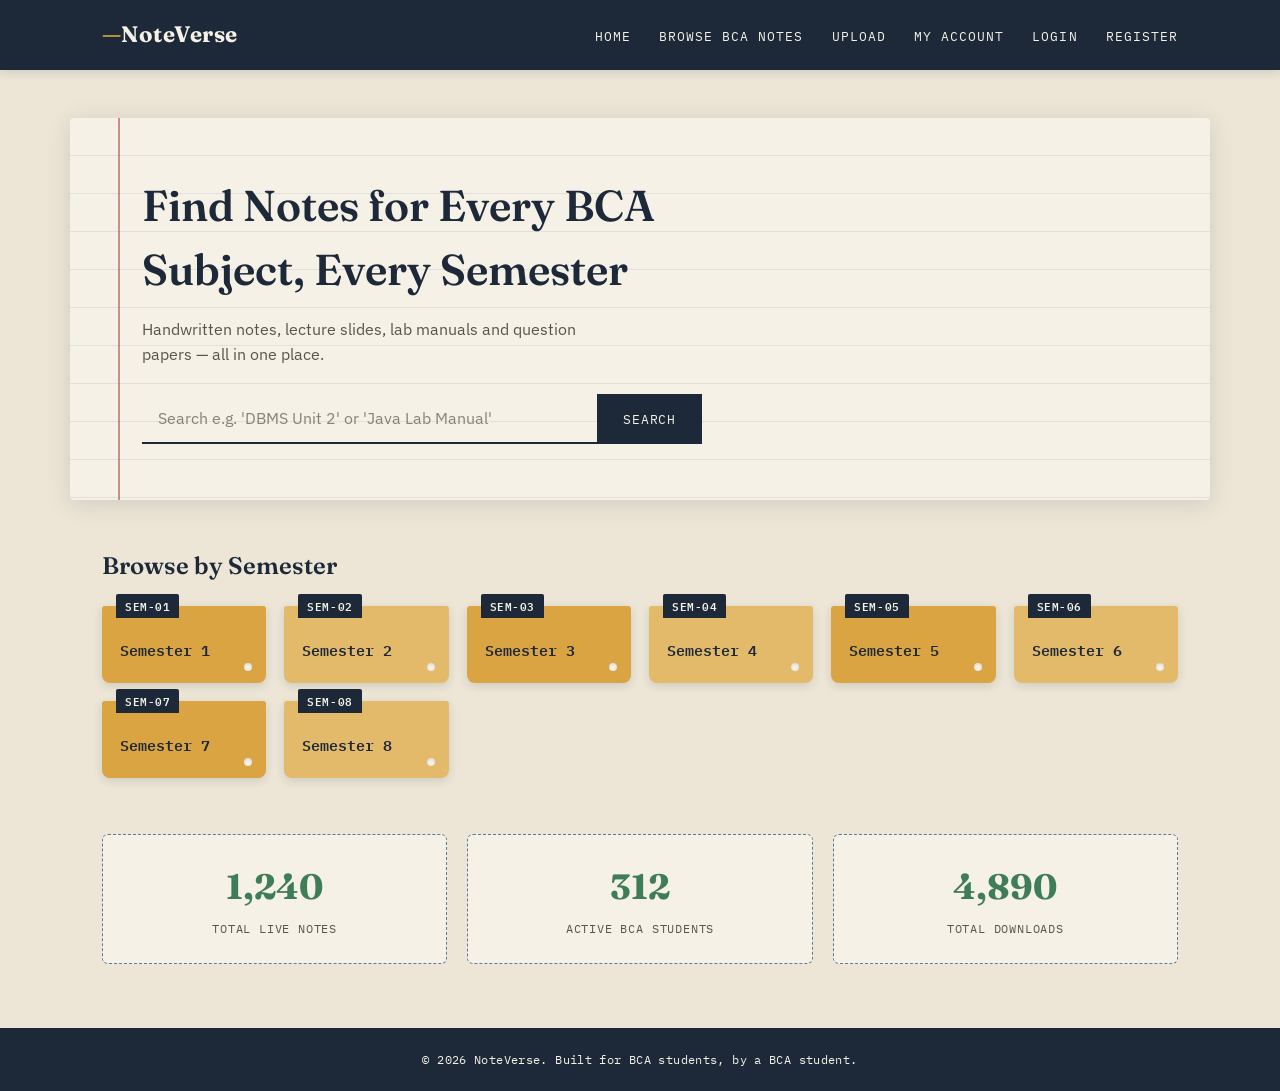
<file: index.html>
<!DOCTYPE html>
<html lang="en">
<head>
    <meta charset="UTF-8">
    <meta name="viewport" content="width=device-width, initial-scale=1.0">
    <title>NoteVerse | Digital Student Notes & Resource Sharing System</title>
    <link rel="preconnect" href="https://fonts.googleapis.com">
    <link href="https://fonts.googleapis.com/css2?family=Fraunces:opsz,wght@9..144,400;9..144,600;9..144,700&family=IBM+Plex+Sans:wght@400;500;600&family=IBM+Plex+Mono:wght@500;600&display=swap" rel="stylesheet">
    <link rel="stylesheet" href="style.css">
</head>
<body>

    <!-- ===================== HEADER / NAVIGATION ===================== -->
    <header>
        <nav>
            <div class="logo">
                <a href="index.html">NoteVerse</a>
            </div>

            <ul class="nav-links">
                <li><a href="index.html">Home</a></li>
                <li><a href="notes-explorer.html">Browse BCA Notes</a></li>
                <li><a href="upload.html">Upload</a></li>
                <li><a href="my-account.html">My Account</a></li>
                <li><a href="login.html">Login</a></li>
                <li><a href="register.html">Register</a></li>
            </ul>
        </nav>
    </header>

    <main>

        <!-- ===================== HERO / SEARCH SECTION ===================== -->
        <section class="hero">
            <h1>Find Notes for Every BCA Subject, Every Semester</h1>
            <p>Handwritten notes, lecture slides, lab manuals and question papers — all in one place.</p>

            <form class="search-form" action="notes-explorer.html" method="get">
                <input
                    type="text"
                    name="query"
                    placeholder="Search e.g. 'DBMS Unit 2' or 'Java Lab Manual'"
                    required
                >
                <button type="submit">Search</button>
            </form>
        </section>

        <!-- ===================== SEMESTER QUICK GRID ===================== -->
        <section class="semester-grid">
            <h2>Browse by Semester</h2>

            <div class="grid-container">
                <a href="notes-explorer.html?semester=1" class="semester-tile" data-code="SEM-01">Semester 1</a>
                <a href="notes-explorer.html?semester=2" class="semester-tile" data-code="SEM-02">Semester 2</a>
                <a href="notes-explorer.html?semester=3" class="semester-tile" data-code="SEM-03">Semester 3</a>
                <a href="notes-explorer.html?semester=4" class="semester-tile" data-code="SEM-04">Semester 4</a>
                <a href="notes-explorer.html?semester=5" class="semester-tile" data-code="SEM-05">Semester 5</a>
                <a href="notes-explorer.html?semester=6" class="semester-tile" data-code="SEM-06">Semester 6</a>
                <a href="notes-explorer.html?semester=7" class="semester-tile" data-code="SEM-07">Semester 7</a>
                <a href="notes-explorer.html?semester=8" class="semester-tile" data-code="SEM-08">Semester 8</a>
            </div>
        </section>

        <!-- ===================== PLATFORM METRICS ===================== -->
        <section class="metrics">
            <div class="metric-card">
                <span class="metric-number" id="totalNotes">--</span>
                <span class="metric-label">Total Live Notes</span>
            </div>

            <div class="metric-card">
                <span class="metric-number" id="totalStudents">--</span>
                <span class="metric-label">Active BCA Students</span>
            </div>

            <div class="metric-card">
                <span class="metric-number" id="totalDownloads">--</span>
                <span class="metric-label">Total Downloads</span>
            </div>
        </section>

    </main>

    <!-- ===================== FOOTER ===================== -->
    <footer>
        <p>&copy; 2026 NoteVerse. Built for BCA students, by a BCA student.</p>
    </footer>
    <!--
        Phase 3 JS: animated metric counters. Sample numbers for now —
        once MySQL is connected (PHP), these will come from real
        COUNT(*) queries on notes / users / downloads tables instead
        of the hardcoded targets below.
    -->
    <script>
        function animateCount(id, target, duration = 1200) {
            const el = document.getElementById(id);
            const start = performance.now();

            function tick(now) {
                const progress = Math.min((now - start) / duration, 1);
                const eased = 1 - Math.pow(1 - progress, 3);
                el.textContent = Math.floor(eased * target).toLocaleString();
                if (progress < 1) requestAnimationFrame(tick);
                else el.textContent = target.toLocaleString();
            }
            requestAnimationFrame(tick);
        }

        animateCount('totalNotes', 1240);
        animateCount('totalStudents', 312);
        animateCount('totalDownloads', 4890);
    </script>

</body>
</html>
</file>
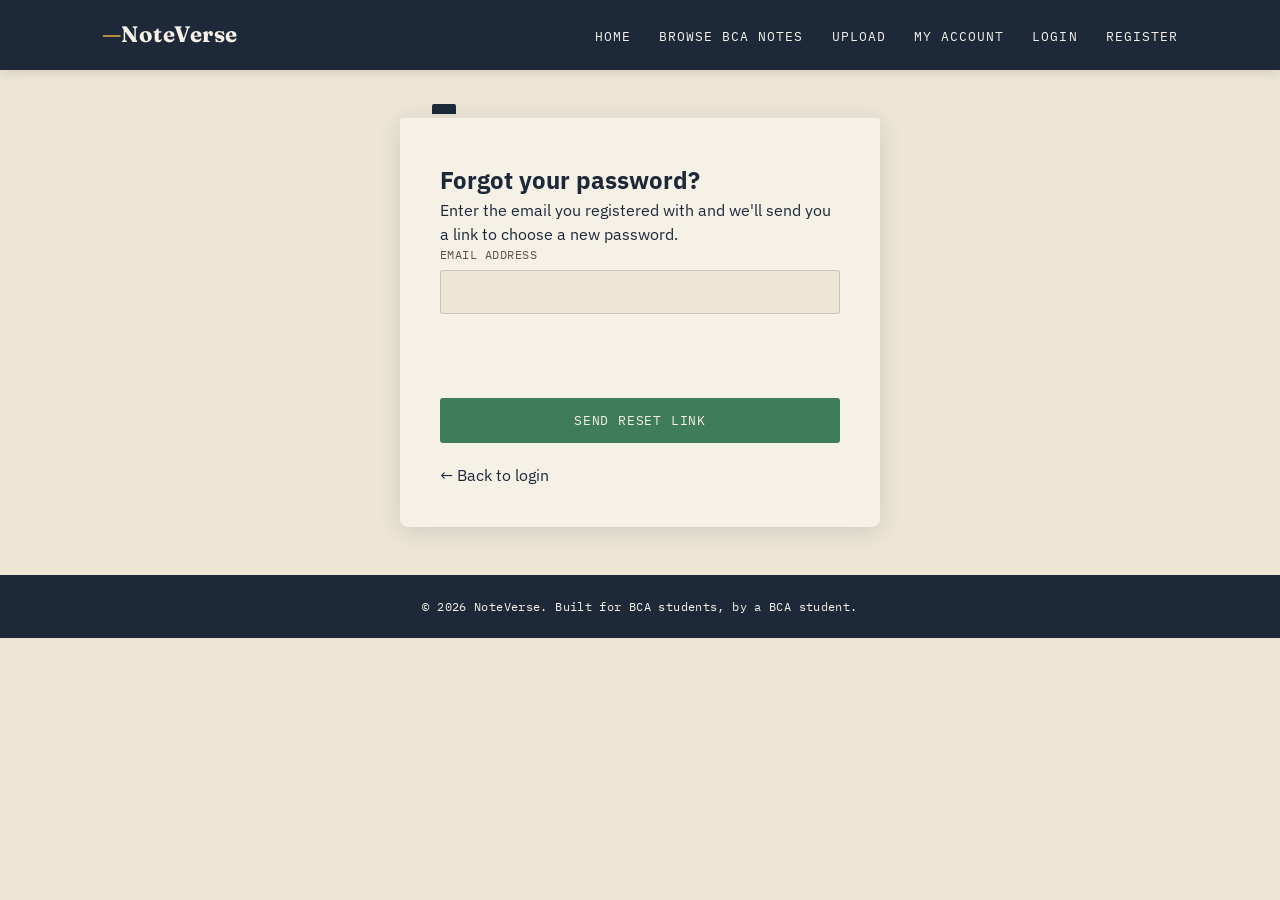
<file: forgot-password.html>
<!DOCTYPE html>
<html lang="en">
<head>
    <meta charset="UTF-8">
    <meta name="viewport" content="width=device-width, initial-scale=1.0">
    <title>Forgot Password | NoteVerse</title>
    <link rel="preconnect" href="https://fonts.googleapis.com">
    <link href="https://fonts.googleapis.com/css2?family=Fraunces:opsz,wght@9..144,400;9..144,600;9..144,700&family=IBM+Plex+Sans:wght@400;500;600&family=IBM+Plex+Mono:wght@500;600&display=swap" rel="stylesheet">
    <link rel="stylesheet" href="style.css">
</head>
<body>

    <!-- ===================== HEADER / NAVIGATION ===================== -->
    <header>
        <nav>
            <div class="logo">
                <a href="index.html">NoteVerse</a>
            </div>

            <ul class="nav-links">
                <li><a href="index.html">Home</a></li>
                <li><a href="notes-explorer.html">Browse BCA Notes</a></li>
                <li><a href="upload.html">Upload</a></li>
                <li><a href="my-account.html">My Account</a></li>
                <li><a href="login.html">Login</a></li>
                <li><a href="register.html">Register</a></li>
            </ul>
        </nav>
    </header>

    <main>
        <div class="auth-card" style="max-width: 480px; margin: 3rem auto;">
            <h2>Forgot your password?</h2>
            <p>Enter the email you registered with and we'll send you a link to choose a new password.</p>

            <form id="forgotForm" novalidate>
                <div class="field-group">
                    <label for="email">Email Address</label>
                    <input type="email" id="email" name="email" autocomplete="email" required>
                    <span class="field-error" id="emailError"></span>
                </div>

                <p class="form-status" id="formStatus"></p>

                <button type="submit" class="auth-submit" id="submitBtn">Send Reset Link</button>
            </form>

            <p style="margin-top: 1.25rem;"><a href="login.html">&larr; Back to login</a></p>
        </div>
    </main>

    <!-- ===================== FOOTER ===================== -->
    <footer>
        <p>&copy; 2026 NoteVerse. Built for BCA students, by a BCA student.</p>
    </footer>

    <script>
        const form = document.getElementById('forgotForm');
        const emailInput = document.getElementById('email');
        const emailError = document.getElementById('emailError');
        const statusEl = document.getElementById('formStatus');
        const submitBtn = document.getElementById('submitBtn');

        const RESEND_SECONDS = 60; // matches the server-side one-request-per-minute limit

        function setStatus(message, ok) {
            statusEl.textContent = message;
            statusEl.className = 'form-status ' + (ok ? 'form-status-success' : 'form-status-error');
        }

        function startCooldown() {
            let remaining = RESEND_SECONDS;
            submitBtn.disabled = true;
            const timer = setInterval(() => {
                remaining--;
                if (remaining <= 0) {
                    clearInterval(timer);
                    submitBtn.disabled = false;
                    submitBtn.textContent = 'Send Reset Link';
                } else {
                    submitBtn.textContent = `Resend available in ${remaining}s`;
                }
            }, 1000);
            submitBtn.textContent = `Resend available in ${remaining}s`;
        }

        form.addEventListener('submit', async (e) => {
            e.preventDefault();
            emailError.textContent = '';
            statusEl.textContent = '';
            statusEl.className = 'form-status';

            const email = emailInput.value.trim();
            const emailPattern = /^[^\s@]+@[^\s@]+\.[^\s@]+$/;
            if (!emailPattern.test(email)) {
                emailError.textContent = 'Enter a valid email address.';
                return;
            }

            submitBtn.disabled = true;
            submitBtn.textContent = 'Sending…';

            try {
                const response = await fetch('forgot-password', {
                    method: 'POST',
                    headers: { 'Content-Type': 'application/json' },
                    body: JSON.stringify({ email })
                });

                let result;
                try {
                    result = await response.json();
                } catch {
                    result = { success: false, message: 'Something went wrong. Please try again.' };
                }

                if (response.ok && result.success) {
                    setStatus(result.message, true);
                    startCooldown();
                } else {
                    setStatus(result.message || 'Something went wrong. Please try again.', false);
                    submitBtn.disabled = false;
                    submitBtn.textContent = 'Send Reset Link';
                }
            } catch (err) {
                setStatus('Could not reach the server. Please try again in a moment.', false);
                submitBtn.disabled = false;
                submitBtn.textContent = 'Send Reset Link';
            }
        });
    </script>

</body>
</html>
</file>
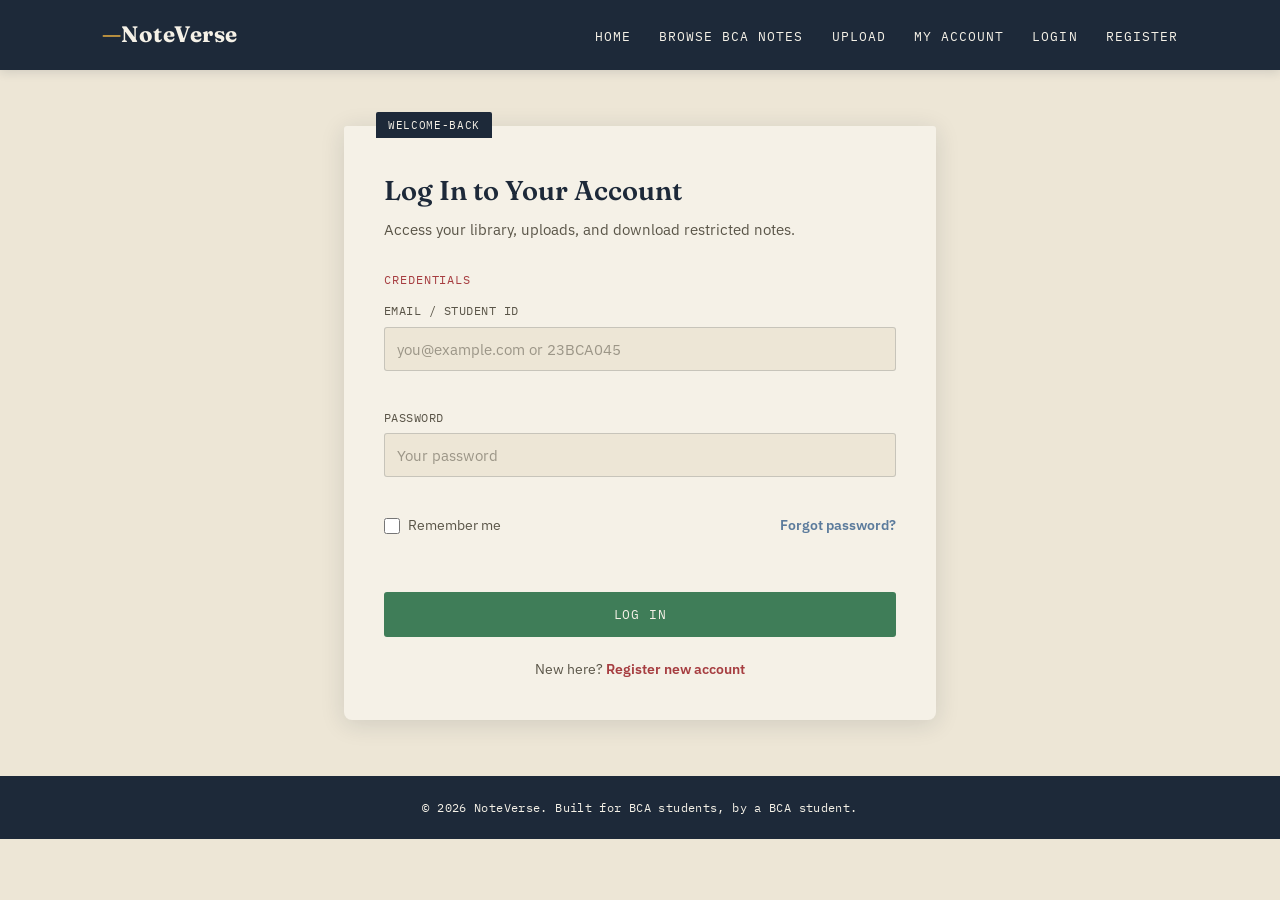
<file: login.html>
<!DOCTYPE html>
<html lang="en">
<head>
    <meta charset="UTF-8">
    <meta name="viewport" content="width=device-width, initial-scale=1.0">
    <title>Login | NoteVerse</title>
    <link rel="preconnect" href="https://fonts.googleapis.com">
    <link href="https://fonts.googleapis.com/css2?family=Fraunces:opsz,wght@9..144,400;9..144,600;9..144,700&family=IBM+Plex+Sans:wght@400;500;600&family=IBM+Plex+Mono:wght@500;600&display=swap" rel="stylesheet">
    <link rel="stylesheet" href="style.css">
</head>
<body>

    <!-- ===================== HEADER / NAVIGATION ===================== -->
    <header>
        <nav>
            <div class="logo">
                <a href="index.html">NoteVerse</a>
            </div>

            <ul class="nav-links">
                <li><a href="index.html">Home</a></li>
                <li><a href="notes-explorer.html">Browse BCA Notes</a></li>
                <li><a href="upload.html">Upload</a></li>
                <li><a href="my-account.html">My Account</a></li>
                <li><a href="login.html">Login</a></li>
                <li><a href="register.html">Register</a></li>
            </ul>
        </nav>
    </header>

    <main>
        <section class="auth-section">
            <div class="auth-card" data-code="WELCOME-BACK">

                <h1>Log In to Your Account</h1>
                <p class="auth-subtitle">Access your library, uploads, and download restricted notes.</p>

                <form action="#" method="post" class="auth-form" id="loginForm" novalidate>

                    <fieldset>
                        <legend>Credentials</legend>

                        <div class="field-group">
                            <label for="identifier">Email / Student ID</label>
                            <input type="text" id="identifier" name="identifier" placeholder="you@example.com or 23BCA045" required>
                            <span class="field-error" id="identifierError"></span>
                        </div>

                        <div class="field-group">
                            <label for="password">Password</label>
                            <input type="password" id="password" name="password" placeholder="Your password" required>
                            <span class="field-error" id="passwordError"></span>
                        </div>

                        <div class="field-inline">
                            <label class="checkbox-label">
                                <input type="checkbox" id="rememberMe" name="rememberMe">
                                <span>Remember me</span>
                            </label>

                            <a href="forgot-password.html" class="inline-link">Forgot password?</a>
                        </div>
                    </fieldset>

                    <p class="form-status" id="loginStatus"></p>

                    <button type="submit" class="auth-submit">Log In</button>
                </form>

                <p class="auth-footer-link">
                    New here? <a href="register.html">Register new account</a>
                </p>

            </div>
        </section>
    </main>

    <!-- ===================== FOOTER ===================== -->
    <footer>
        <p>&copy; 2026 NoteVerse. Built for BCA students, by a BCA student.</p>
    </footer>
    <!--
        Phase 3 JS: basic required-field validation. Real authentication
        (checking the password hash against the users table, starting a
        session) happens in PHP once the backend is connected — this is
        just catching empty submissions before they'd hit the server.
    -->
    <script>
    const form = document.getElementById('loginForm');
    const status = document.getElementById('loginStatus');
    const submitBtn = form.querySelector('.auth-submit');

    function setError(fieldId, message) {
        document.getElementById(fieldId + 'Error').textContent = message;
    }

    form.addEventListener('submit', async (e) => {
        e.preventDefault();
        document.querySelectorAll('.field-error').forEach(el => el.textContent = '');
        status.textContent = '';
        status.className = 'form-status';

        const identifier = document.getElementById('identifier').value.trim();
        const password = document.getElementById('password').value;
        const rememberMe = document.getElementById('rememberMe').checked;
        let valid = true;

        if (!identifier) {
            setError('identifier', 'Enter your email or student ID.');
            valid = false;
        }

        if (!password) {
            setError('password', 'Enter your password.');
            valid = false;
        }

        if (!valid) return;

        submitBtn.disabled = true;
        submitBtn.textContent = 'Logging in…';

        try {
            const response = await fetch('login', {
                method: 'POST',
                headers: { 'Content-Type': 'application/json' },
                body: JSON.stringify({ identifier, password, rememberMe })
            });

            let result;
            try {
                result = await response.json();
            } catch {
                result = { success: response.ok, message: response.ok ? 'Logged in.' : 'Something went wrong.' };
            }

            if (response.ok && result.success) {
                status.textContent = result.message || 'Login successful! Redirecting…';
                status.className = 'form-status form-status-success';
                setTimeout(() => {
                    window.location.href = 'my-account.html';
                }, 800);
            } else {
                status.textContent = result.message || 'Login failed. Please check your details and try again.';
                status.className = 'form-status form-status-error';
            }
        } catch (err) {
            status.textContent = 'Could not reach the server. Please try again in a moment.';
            status.className = 'form-status form-status-error';
        } finally {
            submitBtn.disabled = false;
            submitBtn.textContent = 'Log In';
        }
    });
</script>


</body>
</html>
</file>
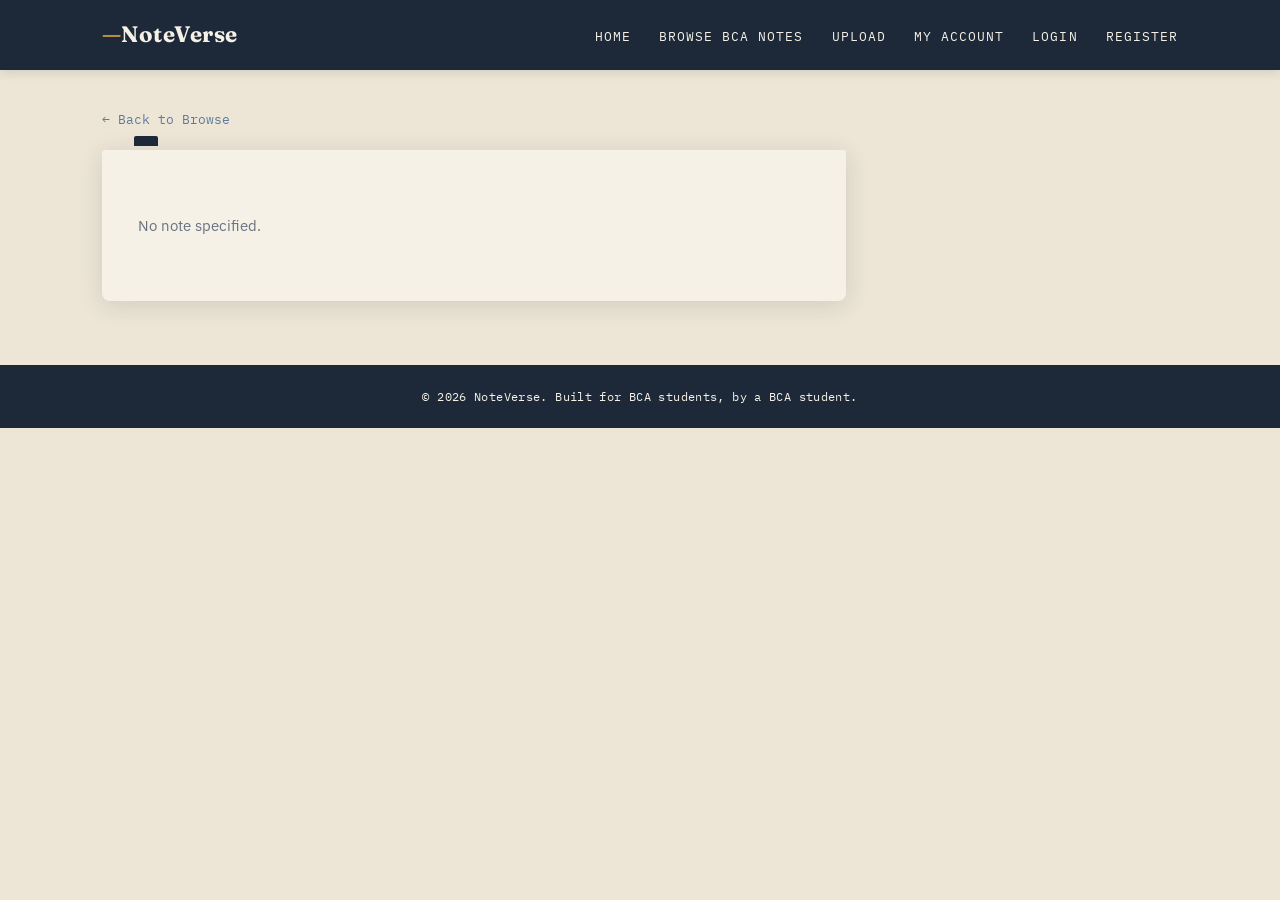
<file: note-detail.html>
<!DOCTYPE html>
<html lang="en">
<head>
    <meta charset="UTF-8">
    <meta name="viewport" content="width=device-width, initial-scale=1.0">
    <title>Note Details | NoteVerse</title>
    <link rel="preconnect" href="https://fonts.googleapis.com">
    <link href="https://fonts.googleapis.com/css2?family=Fraunces:opsz,wght@9..144,400;9..144,600;9..144,700&family=IBM+Plex+Sans:wght@400;500;600&family=IBM+Plex+Mono:wght@500;600&display=swap" rel="stylesheet">
    <link rel="stylesheet" href="style.css">
</head>
<body>

    <!-- ===================== HEADER / NAVIGATION ===================== -->
    <header>
        <nav>
            <div class="logo">
                <a href="index.html">NoteVerse</a>
            </div>

            <ul class="nav-links">
                <li><a href="index.html">Home</a></li>
                <li><a href="notes-explorer.html">Browse BCA Notes</a></li>
                <li><a href="upload.html">Upload</a></li>
                <li><a href="my-account.html">My Account</a></li>
                <li><a href="login.html">Login</a></li>
                <li><a href="register.html">Register</a></li>
            </ul>
        </nav>
    </header>

    <main>
        <div class="detail-wrapper">

            <a href="notes-explorer.html" class="back-link">&larr; Back to Browse</a>

            <div class="detail-layout">

                <!-- ===================== MAIN DETAIL CARD ===================== -->
                <article class="detail-card" id="detailCard">
                    <p class="explorer-status" id="loadingStatus">Loading note…</p>
                </article>

            </div>
        </div>
    </main>

    <!-- ===================== FOOTER ===================== -->
    <footer>
        <p>&copy; 2026 NoteVerse. Built for BCA students, by a BCA student.</p>
    </footer>

    <script>
        const TYPE_LABELS = {
            NOTES: 'Notes',
            SLIDES: 'Slides',
            QUESTION_PAPER: 'Question Paper',
            LAB_MANUAL: 'Lab Manual'
        };

        function escapeHtml(value) {
            return String(value ?? '')
                .replace(/&/g, '&amp;')
                .replace(/</g, '&lt;')
                .replace(/>/g, '&gt;')
                .replace(/"/g, '&quot;');
        }

        function formatUploadDate(isoDate) {
            if (!isoDate) return 'Recently uploaded';
            const date = new Date(isoDate);
            if (Number.isNaN(date.getTime())) return 'Recently uploaded';
            return date.toLocaleDateString('en-IN', {
                day: 'numeric', month: 'short', year: 'numeric'
            });
        }

        async function loadNote() {
            const params = new URLSearchParams(window.location.search);
            const noteId = params.get('id');
            const card = document.getElementById('detailCard');

            if (!noteId) {
                card.innerHTML = '<p class="explorer-status">No note specified.</p>';
                return;
            }

            try {
                const response = await fetch(`note-detail?id=${encodeURIComponent(noteId)}`);
                if (!response.ok) {
                    card.innerHTML = '<p class="explorer-status">This note could not be found, or is no longer available.</p>';
                    return;
                }
                const note = await response.json();
                renderNote(note);
            } catch (err) {
                card.innerHTML = '<p class="explorer-status">Could not load this note. Please try again.</p>';
            }
        }

        function renderNote(note) {
            const card = document.getElementById('detailCard');
            const typeLabel = TYPE_LABELS[note.noteType] || note.noteType;
            const downloadUrl = `download?id=${note.noteId}`;

            card.innerHTML = `
                <div class="resource-card-top">
                    <span class="resource-type-tag">${escapeHtml(typeLabel)}</span>
                    <span class="resource-code">${escapeHtml(note.subjectName)} &bull; Semester ${note.semester}</span>
                </div>

                <h1>${escapeHtml(note.title)}</h1>

                <div class="resource-meta detail-meta">
                    <span>Uploaded by ${escapeHtml(note.uploaderName)}</span>
                    <span>&bull;</span>
                    <span>${escapeHtml(formatUploadDate(note.uploadDate))}</span>
                    <span>&bull;</span>
                    <span>${note.downloadCount} download${note.downloadCount === 1 ? '' : 's'}</span>
                </div>

                <div class="detail-actions">
                    <a href="${downloadUrl}" class="btn-download">Download PDF</a>
                    <button type="button" class="btn-bookmark" data-note-id="${note.noteId}" aria-label="Bookmark this note">&#9825;</button>
                </div>

                <hr class="detail-divider">

                <section class="detail-description">
                    <h2>Description</h2>
                    <p>${escapeHtml(note.description) || 'No description provided.'}</p>
                </section>
            `;

            wireBookmarkButton();
        }

        function wireBookmarkButton() {
            const btn = document.querySelector('.btn-bookmark');
            if (!btn) return;

            // Check current bookmark state
            fetch('bookmarks').then(async (res) => {
                if (!res.ok) return; // not logged in
                const bookmarked = await res.json();
                const noteId = Number(btn.dataset.noteId);
                if (bookmarked.some(n => n.noteId === noteId)) {
                    btn.classList.add('bookmarked');
                    btn.innerHTML = '&#9829;';
                }
            }).catch(() => {});

            btn.addEventListener('click', async () => {
                btn.disabled = true;
                try {
                    const response = await fetch('bookmarks', {
                        method: 'POST',
                        headers: { 'Content-Type': 'application/json' },
                        body: JSON.stringify({ noteId: Number(btn.dataset.noteId) })
                    });
                    if (response.status === 401) {
                        window.location.href = 'login.html';
                        return;
                    }
                    const result = await response.json();
                    if (result.success) {
                        btn.classList.toggle('bookmarked', result.bookmarked);
                        btn.innerHTML = result.bookmarked ? '&#9829;' : '&#9825;';
                    }
                } catch (err) {
                    // leave as-is
                } finally {
                    btn.disabled = false;
                }
            });
        }

        loadNote();
    </script>

</body>
</html>
</file>
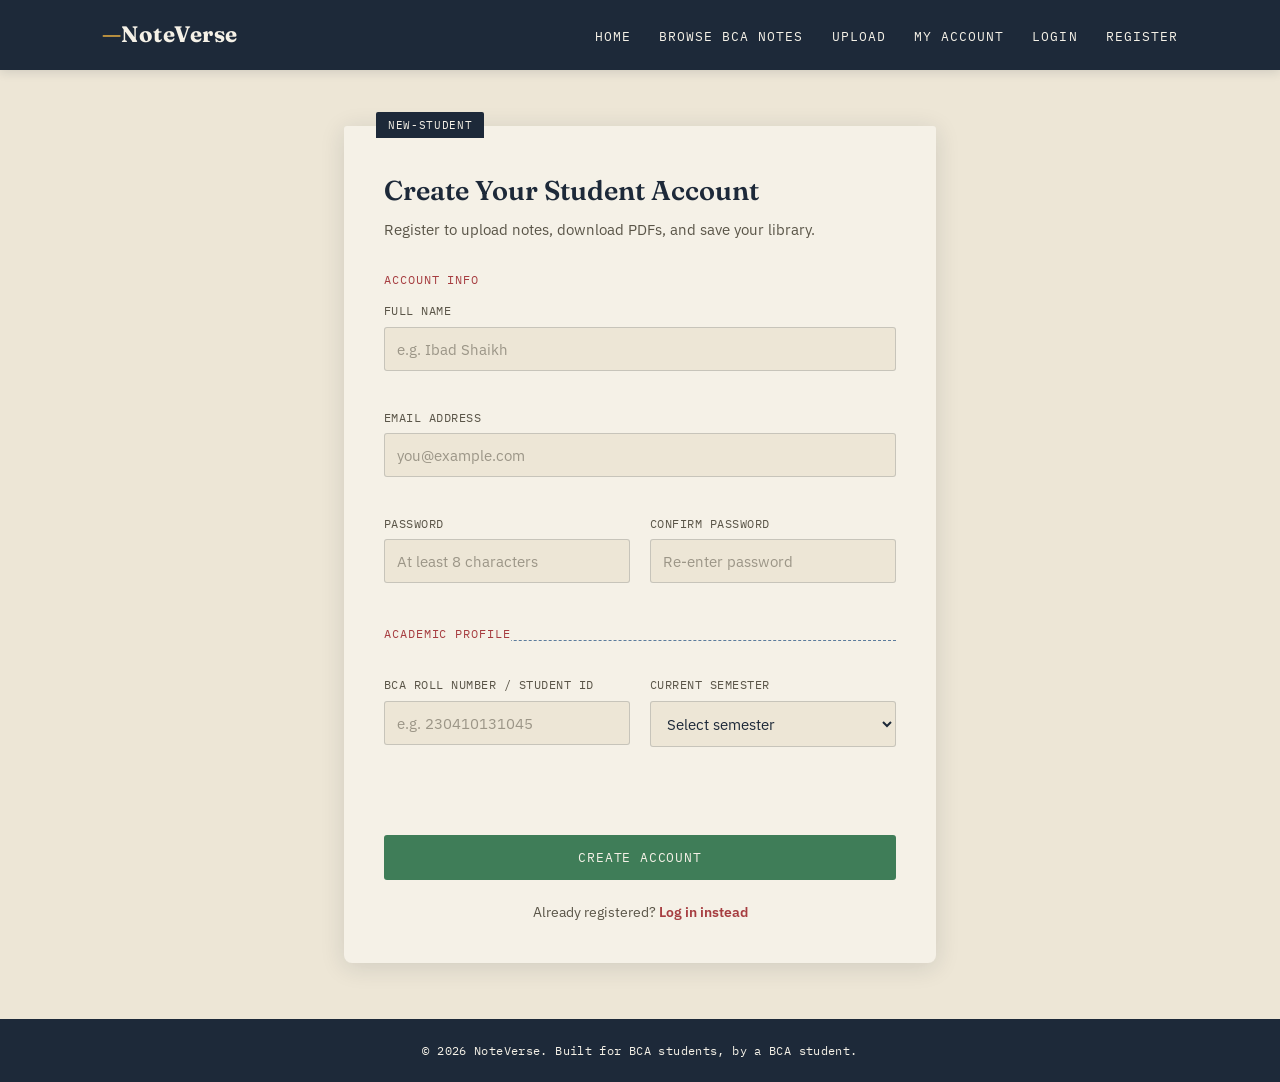
<file: register.html>
<!DOCTYPE html>
<html lang="en">
<head>
    <meta charset="UTF-8">
    <meta name="viewport" content="width=device-width, initial-scale=1.0">
    <title>Register | NoteVerse</title>
    <link rel="preconnect" href="https://fonts.googleapis.com">
    <link href="https://fonts.googleapis.com/css2?family=Fraunces:opsz,wght@9..144,400;9..144,600;9..144,700&family=IBM+Plex+Sans:wght@400;500;600&family=IBM+Plex+Mono:wght@500;600&display=swap" rel="stylesheet">
    <link rel="stylesheet" href="style.css">
</head>
<body>

    <!-- ===================== HEADER / NAVIGATION ===================== -->
    <header>
        <nav>
            <div class="logo">
                <a href="index.html">NoteVerse</a>
            </div>

            <ul class="nav-links">
                <li><a href="index.html">Home</a></li>
                <li><a href="notes-explorer.html">Browse BCA Notes</a></li>
                <li><a href="upload.html">Upload</a></li>
                <li><a href="my-account.html">My Account</a></li>
                <li><a href="login.html">Login</a></li>
                <li><a href="register.html">Register</a></li>
            </ul>
        </nav>
    </header>

    <main>
        <section class="auth-section">
            <div class="auth-card" data-code="NEW-STUDENT">

                <h1>Create Your Student Account</h1>
                <p class="auth-subtitle">Register to upload notes, download PDFs, and save your library.</p>

                <form action="register" method="post" class="auth-form" id="registerForm" novalidate>

                    <!-- ============ ACCOUNT INFO ============ -->
                    <fieldset>
                        <legend>Account Info</legend>

                        <div class="field-group">
                            <label for="fullName">Full Name</label>
                            <input type="text" id="fullName" name="fullName" placeholder="e.g. Ibad Shaikh" required>
                            <span class="field-error" id="fullNameError"></span>
                        </div>

                        <div class="field-group">
                            <label for="email">Email Address</label>
                            <input type="email" id="email" name="email" placeholder="you@example.com" required>
                            <span class="field-error" id="emailError"></span>
                        </div>

                        <div class="field-row">
                            <div class="field-group">
                                <label for="password">Password</label>
                                <input type="password" id="password" name="password" placeholder="At least 8 characters" minlength="8" required>
                                <span class="field-error" id="passwordError"></span>
                            </div>

                            <div class="field-group">
                                <label for="confirmPassword">Confirm Password</label>
                                <input type="password" id="confirmPassword" name="confirmPassword" placeholder="Re-enter password" minlength="8" required>
                                <span class="field-error" id="confirmPasswordError"></span>
                            </div>
                        </div>
                    </fieldset>

                    <!-- ============ ACADEMIC PROFILE ============ -->
                    <fieldset>
                        <legend>Academic Profile</legend>

                        <div class="field-row">
                            <div class="field-group">
                                <label for="rollNumber">BCA Roll Number / Student ID</label>
                                <input type="text" id="rollNumber" name="rollNumber" placeholder="e.g. 230410131045" required>
                                <span class="field-error" id="rollNumberError"></span>
                            </div>

                            <div class="field-group">
                                <label for="semester">Current Semester</label>
                                <select id="semester" name="semester" required>
                                    <option value="" disabled selected>Select semester</option>
                                    <option value="1">Semester 1</option>
                                    <option value="2">Semester 2</option>
                                    <option value="3">Semester 3</option>
                                    <option value="4">Semester 4</option>
                                    <option value="5">Semester 5</option>
                                    <option value="6">Semester 6</option>
                                </select>
                                <span class="field-error" id="semesterError"></span>
                            </div>
                        </div>
                    </fieldset>

                    <p class="form-status" id="registerStatus"></p>

                    <button type="submit" class="auth-submit" id="registerSubmitBtn">Create Account</button>
                </form>

                <p class="auth-footer-link">
                    Already registered? <a href="login.html">Log in instead</a>
                </p>

            </div>
        </section>
    </main>

    <!-- ===================== FOOTER ===================== -->
    <footer>
        <p>&copy; 2026 NoteVerse. Built for BCA students, by a BCA student.</p>
    </footer>

    <!--
        Phase 5: wired to the Java/servlet backend. Client-side checks below
        are still just a first line of defense — RegisterServlet + the DAO
        layer must re-validate everything server-side (duplicate email,
        duplicate roll number, password hashing, etc.), since JS can be bypassed.
    -->
    <script>
        const form = document.getElementById('registerForm');
        const status = document.getElementById('registerStatus');
        const submitBtn = document.getElementById('registerSubmitBtn');

        function setError(fieldId, message) {
            document.getElementById(fieldId + 'Error').textContent = message;
        }

        function clearErrors() {
            document.querySelectorAll('.field-error').forEach(el => el.textContent = '');
            status.textContent = '';
            status.className = 'form-status';
        }

        form.addEventListener('submit', async (e) => {
            e.preventDefault();
            clearErrors();

            const fullName = document.getElementById('fullName').value.trim();
            const email = document.getElementById('email').value.trim();
            const password = document.getElementById('password').value;
            const confirmPassword = document.getElementById('confirmPassword').value;
            const rollNumber = document.getElementById('rollNumber').value.trim();
            const semester = document.getElementById('semester').value;

            let valid = true;

            if (fullName.length < 2) {
                setError('fullName', 'Please enter your full name.');
                valid = false;
            }

            const emailPattern = /^[^\s@]+@[^\s@]+\.[^\s@]+$/;
            if (!emailPattern.test(email)) {
                setError('email', 'Enter a valid email address.');
                valid = false;
            }

            if (password.length < 8) {
                setError('password', 'Password must be at least 8 characters.');
                valid = false;
            }

            if (confirmPassword !== password) {
                setError('confirmPassword', 'Passwords do not match.');
                valid = false;
            }

            const rollPattern = /^\d{12}$/;
if (!rollPattern.test(rollNumber)) {
    setError('rollNumber', 'Roll number must be exactly 12 digits.');
    valid = false;
}
            

            if (!semester) {
                setError('semester', 'Please select your current semester.');
                valid = false;
            }

            if (!valid) return;

            // ---- Backend call ----
            // Adjust the URL below (currently "/register") if your servlet
            // mapping in web.xml or @WebServlet annotation differs.
            submitBtn.disabled = true;
            submitBtn.textContent = 'Creating account…';

            try {
                const response = await fetch('register', {
                    method: 'POST',
                    headers: { 'Content-Type': 'application/json' },
                    body: JSON.stringify({
                        fullName,
                        email,
                        password,
                        rollNumber,
                        semester
                    })
                });

                // Adjust this parsing if your servlet returns something
                // other than JSON (e.g. plain text or a redirect).
                let result;
                try {
                    result = await response.json();
                } catch {
                    result = { success: response.ok, message: response.ok ? 'Account created.' : 'Something went wrong.' };
                }

                if (response.ok && result.success) {
                    status.textContent = result.message || 'Account created! Redirecting to login…';
                    status.className = 'form-status form-status-success';
                    form.reset();
                    setTimeout(() => {
                        window.location.href = 'login.html';
                    }, 1200);
                } else {
                    status.textContent = result.message || 'Registration failed. Please check your details and try again.';
                    status.className = 'form-status form-status-error';
                }
            } catch (err) {
                status.textContent = 'Could not reach the server. Please try again in a moment.';
                status.className = 'form-status form-status-error';
            } finally {
                submitBtn.disabled = false;
                submitBtn.textContent = 'Create Account';
            }
        });
    </script>

</body>
</html>
</file>
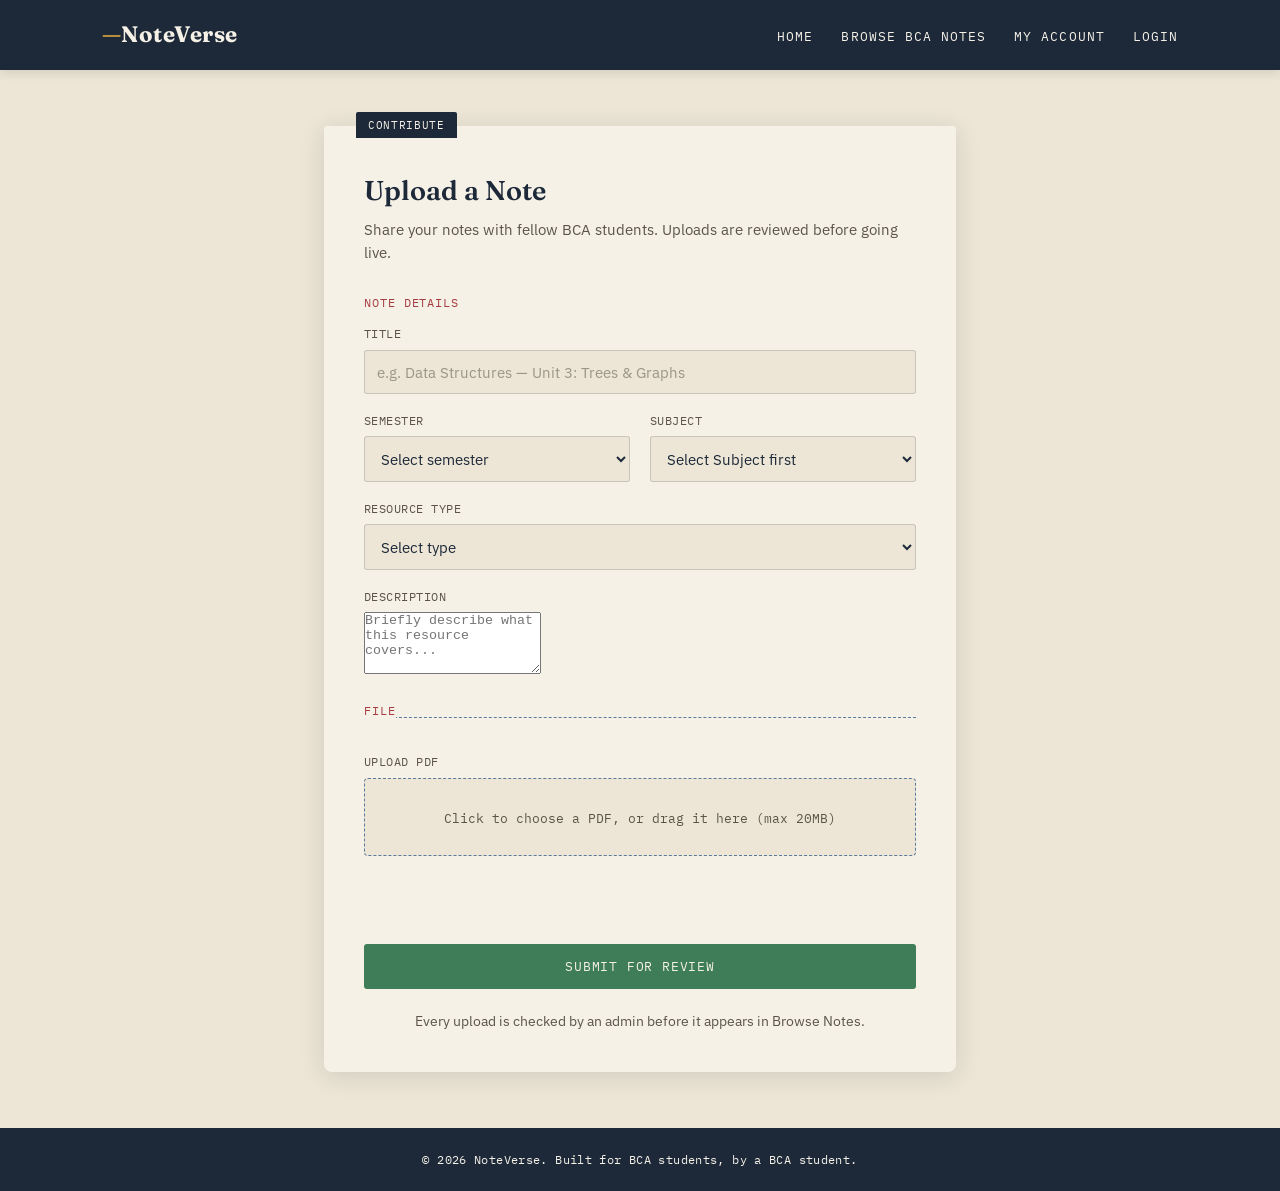
<file: upload.html>
<!DOCTYPE html>
<html lang="en">
<head>
    <meta charset="UTF-8">
    <meta name="viewport" content="width=device-width, initial-scale=1.0">
    <title>Upload a Note | NoteVerse</title>
    <link rel="preconnect" href="https://fonts.googleapis.com">
    <link href="https://fonts.googleapis.com/css2?family=Fraunces:opsz,wght@9..144,400;9..144,600;9..144,700&family=IBM+Plex+Sans:wght@400;500;600&family=IBM+Plex+Mono:wght@500;600&display=swap" rel="stylesheet">
    <link rel="stylesheet" href="style.css">
</head>
<body>

    <!-- ===================== HEADER / NAVIGATION ===================== -->
    <header>
        <nav>
            <div class="logo">
                <a href="index.html">NoteVerse</a>
            </div>

            <ul class="nav-links">
                <li><a href="index.html">Home</a></li>
                <li><a href="notes-explorer.html">Browse BCA Notes</a></li>
                <li><a href="my-account.html">My Account</a></li>
                <li><a href="login.html">Login</a></li>
            </ul>
        </nav>
    </header>

    <main>
        <section class="auth-section upload-section">
            <div class="auth-card" data-code="CONTRIBUTE">

                <h1>Upload a Note</h1>
                <p class="auth-subtitle">Share your notes with fellow BCA students. Uploads are reviewed before going live.</p>

                <form action="#" method="post" enctype="multipart/form-data" class="auth-form" id="uploadForm" novalidate>

                    <fieldset>
                        <legend>Note Details</legend>

                        <div class="field-group">
                            <label for="noteTitle">Title</label>
                            <input type="text" id="noteTitle" name="noteTitle" placeholder="e.g. Data Structures — Unit 3: Trees & Graphs" required>
                        </div>

                        <div class="field-row">
                            <div class="field-group">
                                <label for="uploadSemester">Semester</label>
                                <select id="uploadSemester" name="semester" required>
                                    <option value="" disabled selected>Select semester</option>
                                    <option value="1">Semester 1</option>
                                    <option value="2">Semester 2</option>
                                    <option value="3">Semester 3</option>
                                    <option value="4">Semester 4</option>
                                    <option value="5">Semester 5</option>
                                    <option value="6">Semester 6</option>
                                </select>
                            </div>

                            <div class="field-group">
                                <label for="uploadSubject">Subject</label>
                                <select id="uploadSubject" name="subject" required>
                                    <option value="" disabled selected>Select Subject first</option>
                                </select>
                            </div>
                        </div>

                        <div class="field-group">
                            <label for="resourceType">Resource Type</label>
                            <select id="resourceType" name="resourceType" required>
                                <option value="" disabled selected>Select type</option>
                                <option value="NOTES">Handwritten Notes</option>
                                <option value="SLIDES">Lecture Slides</option>
                                <option value="QUESTION_PAPER">Question Paper</option>
                                <option value="LAB_MANUAL">Lab Manual</option>
                            </select>
                        </div>

                        <div class="field-group">
                            <label for="noteDescription">Description</label>
                            <textarea id="noteDescription" name="noteDescription" rows="4" placeholder="Briefly describe what this resource covers..." required></textarea>
                        </div>
                    </fieldset>

                    <fieldset>
                        <legend>File</legend>

                        <div class="field-group">
                            <label for="noteFile">Upload PDF</label>
                            <div class="file-drop" id="fileDrop">
                                <input type="file" id="noteFile" name="noteFile" accept=".pdf" required>
                                <span class="file-drop-text" id="fileDropText">Click to choose a PDF, or drag it here (max 20MB)</span>
                            </div>
                            <span class="field-error" id="noteFileError"></span>
                        </div>
                    </fieldset>

                    <p class="form-status" id="uploadStatus"></p>

                    <button type="submit" class="auth-submit">Submit for Review</button>
                </form>

                <p class="auth-footer-link">
                    Every upload is checked by an admin before it appears in Browse Notes.
                </p>

            </div>
        </section>
    </main>

    <!-- ===================== FOOTER ===================== -->
    <footer>
        <p>&copy; 2026 NoteVerse. Built for BCA students, by a BCA student.</p>
    </footer>

    
    

<script>
    // ---- Semester → Subject dropdown, now pulling REAL subjects from the database ----
    const semesterSelect = document.getElementById('uploadSemester');
    const subjectSelect = document.getElementById('uploadSubject');

    async function loadSubjectsForSemester(semester) {
        subjectSelect.innerHTML = '<option value="" disabled selected>Loading subjects…</option>';
        try {
            const response = await fetch(`subjects?semester=${encodeURIComponent(semester)}`);
            const subjects = await response.json();
            subjectSelect.innerHTML = '<option value="" disabled selected>Select subject</option>' +
                subjects.map(s => `<option value="${s.subjectId}">${s.subjectName}</option>`).join('');
        } catch (err) {
            subjectSelect.innerHTML = '<option value="" disabled selected>Could not load subjects</option>';
        }
    }

    semesterSelect.addEventListener('change', () => {
        loadSubjectsForSemester(semesterSelect.value);
    });

    // ---- File picker validation (unchanged) ----
    const fileInput = document.getElementById('noteFile');
    const fileDropText = document.getElementById('fileDropText');
    const MAX_SIZE_MB = 20;

    fileInput.addEventListener('change', () => {
        const fileError = document.getElementById('noteFileError');
        fileError.textContent = '';

        if (!fileInput.files.length) {
            fileDropText.textContent = 'Click to choose a PDF, or drag it here (max 20MB)';
            return;
        }

        const file = fileInput.files[0];
        const isPDF = file.type === 'application/pdf' || file.name.toLowerCase().endsWith('.pdf');
        const sizeMB = file.size / (1024 * 1024);

        if (!isPDF) {
            fileError.textContent = 'Only PDF files are accepted.';
            fileInput.value = '';
            fileDropText.textContent = 'Click to choose a PDF, or drag it here (max 20MB)';
            return;
        }

        if (sizeMB > MAX_SIZE_MB) {
            fileError.textContent = `File is ${sizeMB.toFixed(1)}MB — must be under ${MAX_SIZE_MB}MB.`;
            fileInput.value = '';
            fileDropText.textContent = 'Click to choose a PDF, or drag it here (max 20MB)';
            return;
        }

        fileDropText.textContent = file.name;
    });

    // ---- Actual submission — sends a real multipart/form-data request ----
    const uploadForm = document.getElementById('uploadForm');
    const uploadStatus = document.getElementById('uploadStatus');
    const submitBtn = uploadForm.querySelector('.auth-submit');

    uploadForm.addEventListener('submit', async (e) => {
        e.preventDefault();
        uploadStatus.textContent = '';
        uploadStatus.className = 'form-status';

        if (!fileInput.files.length) {
            document.getElementById('noteFileError').textContent = 'Please choose a PDF to upload.';
            return;
        }

        // FormData automatically builds a proper multipart/form-data body,
        // including the file — no need to JSON.stringify anything here.
        const formData = new FormData(uploadForm);

        submitBtn.disabled = true;
        submitBtn.textContent = 'Uploading…';

        try {
            const response = await fetch('upload', {
                method: 'POST',
                body: formData
            });

            let result;
            try {
                result = await response.json();
            } catch {
                result = { success: response.ok, message: response.ok ? 'Uploaded.' : 'Something went wrong.' };
            }

            if (response.ok && result.success) {
                uploadStatus.textContent = result.message || 'Uploaded! Pending admin review.';
                uploadStatus.className = 'form-status form-status-success';
                uploadForm.reset();
                fileDropText.textContent = 'Click to choose a PDF, or drag it here (max 20MB)';
                subjectSelect.innerHTML = '<option value="" disabled selected>Select semester first</option>';
            } else {
                uploadStatus.textContent = result.message || 'Upload failed. Please check your details and try again.';
                uploadStatus.className = 'form-status form-status-error';
            }
        } catch (err) {
            uploadStatus.textContent = 'Could not reach the server. Please try again in a moment.';
            uploadStatus.className = 'form-status form-status-error';
        } finally {
            submitBtn.disabled = false;
            submitBtn.textContent = 'Submit for Review';
        }
    });
</script>


</body>
</html>
</file>
<file: style.css>
/* =====================================================
   TOKENS
===================================================== */
:root {
    --paper: #EDE6D6;
    --paper-light: #F5F1E7;
    --ink: #1D2939;
    --ink-soft: #5A5548;
    --rule-red: #A63D40;
    --rule-blue: #5B7B9C;
    --stamp-green: #3F7D58;
    --amber: #D9A441;
    --card-shadow: rgba(29, 41, 57, 0.14);

    --font-display: 'Fraunces', serif;
    --font-body: 'IBM Plex Sans', sans-serif;
    --font-mono: 'IBM Plex Mono', monospace;
}

* {
    box-sizing: border-box;
    margin: 0;
    padding: 0;
}

body {
    background: var(--paper);
    color: var(--ink);
    font-family: var(--font-body);
    line-height: 1.5;
}

a {
    color: inherit;
    text-decoration: none;
}

/* =====================================================
   HEADER / NAV
===================================================== */
header {
    background: var(--ink);
    color: var(--paper-light);
    position: sticky;
    top: 0;
    z-index: 10;
    box-shadow: 0 2px 10px var(--card-shadow);
}

nav {
    max-width: 1140px;
    margin: 0 auto;
    padding: 18px 32px;
    display: flex;
    align-items: center;
    justify-content: space-between;
}

.logo a {
    font-family: var(--font-display);
    font-weight: 700;
    font-size: 1.4rem;
    letter-spacing: 0.02em;
}

.logo a::before {
    content: "\2014 ";
    color: var(--amber);
}

.nav-links {
    list-style: none;
    display: flex;
    gap: 28px;
}

.nav-links a {
    font-family: var(--font-mono);
    font-size: 0.82rem;
    text-transform: uppercase;
    letter-spacing: 0.08em;
    padding-bottom: 4px;
    border-bottom: 1px solid transparent;
    transition: border-color 0.2s ease, color 0.2s ease;
}

.nav-links a:hover,
.nav-links a:focus-visible {
    color: var(--amber);
    border-color: var(--amber);
}

/* =====================================================
   HERO — styled like a ruled notebook page
===================================================== */
.hero {
    max-width: 1140px;
    margin: 48px auto;
    padding: 56px 32px 56px 72px;
    background: var(--paper-light);
    border-radius: 4px;
    box-shadow: 0 4px 24px var(--card-shadow);
    position: relative;
    overflow: hidden;

    /* ruled horizontal lines */
    background-image: repeating-linear-gradient(
        var(--paper-light) 0,
        var(--paper-light) 37px,
        rgba(91, 123, 156, 0.28) 38px
    );
}

/* red margin rule, like an actual notebook page */
.hero::before {
    content: "";
    position: absolute;
    top: 0;
    bottom: 0;
    left: 48px;
    width: 2px;
    background: var(--rule-red);
    opacity: 0.55;
}

.hero h1 {
    font-family: var(--font-display);
    font-weight: 600;
    font-size: clamp(1.9rem, 3.4vw, 2.7rem);
    max-width: 620px;
    margin-bottom: 14px;
}

.hero p {
    color: var(--ink-soft);
    max-width: 480px;
    margin-bottom: 28px;
    font-size: 1.02rem;
}

.search-form {
    display: flex;
    gap: 0;
    max-width: 560px;
}

.search-form input {
    flex: 1;
    font-family: var(--font-body);
    font-size: 0.98rem;
    padding: 14px 16px;
    border: none;
    border-bottom: 2px solid var(--ink);
    background: transparent;
    color: var(--ink);
}

.search-form input:focus-visible {
    outline: 2px solid var(--rule-blue);
    outline-offset: 2px;
}

.search-form input::placeholder {
    color: var(--ink-soft);
    opacity: 0.7;
}

.search-form button {
    font-family: var(--font-mono);
    text-transform: uppercase;
    font-size: 0.8rem;
    letter-spacing: 0.06em;
    padding: 0 26px;
    border: none;
    background: var(--ink);
    color: var(--paper-light);
    cursor: pointer;
    transition: background 0.2s ease;
}

.search-form button:hover,
.search-form button:focus-visible {
    background: var(--rule-red);
}

/* =====================================================
   SEMESTER GRID — signature element: folder tabs
===================================================== */
.semester-grid {
    max-width: 1140px;
    margin: 0 auto 56px;
    padding: 0 32px;
}

.semester-grid h2 {
    font-family: var(--font-display);
    font-weight: 600;
    font-size: 1.5rem;
    margin-bottom: 22px;
}

.grid-container {
    display: grid;
    grid-template-columns: repeat(auto-fit, minmax(150px, 1fr));
    gap: 18px;
}

.semester-tile {
    position: relative;
    background: var(--amber);
    color: var(--ink);
    font-family: var(--font-mono);
    font-weight: 600;
    font-size: 0.95rem;
    padding: 34px 18px 20px;
    border-radius: 3px 3px 8px 8px;
    box-shadow: 0 3px 10px var(--card-shadow);
    transition: transform 0.15s ease, box-shadow 0.15s ease;
}

/* folder tab notch at top */
.semester-tile::before {
    content: attr(data-code);
    position: absolute;
    top: -12px;
    left: 14px;
    background: var(--ink);
    color: var(--paper-light);
    font-size: 0.68rem;
    letter-spacing: 0.05em;
    padding: 4px 9px;
    border-radius: 2px 2px 0 0;
}

/* punch hole */
.semester-tile::after {
    content: "";
    position: absolute;
    bottom: 12px;
    right: 14px;
    width: 8px;
    height: 8px;
    border-radius: 50%;
    background: var(--paper-light);
    box-shadow: inset 0 1px 3px var(--card-shadow);
}

.semester-tile:hover,
.semester-tile:focus-visible {
    transform: translateY(-4px);
    box-shadow: 0 8px 18px var(--card-shadow);
}

.semester-tile:nth-child(even) {
    background: #E3B96A;
}

/* =====================================================
   METRICS — stamped badges
===================================================== */
.metrics {
    max-width: 1140px;
    margin: 0 auto 64px;
    padding: 0 32px;
    display: grid;
    grid-template-columns: repeat(auto-fit, minmax(200px, 1fr));
    gap: 20px;
}

.metric-card {
    background: var(--paper-light);
    border: 1.5px dashed var(--rule-blue);
    border-radius: 6px;
    padding: 26px 20px;
    text-align: center;
}

.metric-number {
    display: block;
    font-family: var(--font-display);
    font-weight: 700;
    font-size: 2.2rem;
    color: var(--stamp-green);
}

.metric-label {
    display: block;
    font-family: var(--font-mono);
    font-size: 0.72rem;
    text-transform: uppercase;
    letter-spacing: 0.07em;
    color: var(--ink-soft);
    margin-top: 6px;
}

/* =====================================================
   FOOTER
===================================================== */
footer {
    background: var(--ink);
    color: var(--paper-light);
    text-align: center;
    padding: 22px;
    font-family: var(--font-mono);
    font-size: 0.78rem;
    letter-spacing: 0.03em;
}

/* =====================================================
   RESPONSIVE
===================================================== */
@media (max-width: 640px) {
    nav {
        flex-direction: column;
        gap: 12px;
    }

    .hero {
        padding: 40px 20px 40px 48px;
    }

    .hero::before {
        left: 24px;
    }

    .search-form {
        flex-direction: column;
    }

    .search-form button {
        padding: 12px;
    }
}

/* =====================================================
   AUTH PAGES — register / login, styled as an index card
===================================================== */
.auth-section {
    max-width: 640px;
    margin: 56px auto;
    padding: 0 24px;
}

.auth-card {
    position: relative;
    background: var(--paper-light);
    border-radius: 3px 3px 8px 8px;
    box-shadow: 0 4px 24px var(--card-shadow);
    padding: 44px 40px 40px;
}

.auth-card::before {
    content: attr(data-code);
    position: absolute;
    top: -14px;
    left: 32px;
    background: var(--ink);
    color: var(--paper-light);
    font-family: var(--font-mono);
    font-size: 0.7rem;
    letter-spacing: 0.06em;
    padding: 5px 12px;
    border-radius: 2px 2px 0 0;
}

.auth-card h1 {
    font-family: var(--font-display);
    font-weight: 600;
    font-size: 1.7rem;
    margin-bottom: 8px;
}

.auth-subtitle {
    color: var(--ink-soft);
    font-size: 0.95rem;
    margin-bottom: 30px;
}

.auth-form fieldset {
    border: none;
    border-top: 1px dashed var(--rule-blue);
    padding: 20px 0 4px;
}

.auth-form fieldset:first-of-type {
    border-top: none;
    padding-top: 0;
}

.auth-form legend {
    font-family: var(--font-mono);
    text-transform: uppercase;
    font-size: 0.72rem;
    letter-spacing: 0.08em;
    color: var(--rule-red);
    padding: 0 0 14px 0;
}

.field-group {
    margin-bottom: 18px;
    flex: 1;
}

.field-row {
    display: flex;
    gap: 20px;
}

.field-row .field-group {
    min-width: 0;
}

.field-group label {
    display: block;
    font-family: var(--font-mono);
    font-size: 0.76rem;
    text-transform: uppercase;
    letter-spacing: 0.04em;
    color: var(--ink-soft);
    margin-bottom: 6px;
}

.field-group input,
.field-group select {
    width: 100%;
    font-family: var(--font-body);
    font-size: 0.95rem;
    padding: 11px 12px;
    background: var(--paper);
    border: 1px solid rgba(29, 41, 57, 0.18);
    border-radius: 3px;
    color: var(--ink);
}

.field-group input:focus-visible,
.field-group select:focus-visible {
    outline: 2px solid var(--rule-blue);
    outline-offset: 1px;
    border-color: var(--rule-blue);
}

.field-group input::placeholder {
    color: var(--ink-soft);
    opacity: 0.55;
}

.auth-submit {
    width: 100%;
    margin-top: 12px;
    padding: 14px;
    font-family: var(--font-mono);
    text-transform: uppercase;
    font-size: 0.82rem;
    letter-spacing: 0.06em;
    background: var(--stamp-green);
    color: var(--paper-light);
    border: none;
    border-radius: 3px;
    cursor: pointer;
    transition: background 0.2s ease;
}

.auth-submit:hover,
.auth-submit:focus-visible {
    background: #326449;
}

.auth-footer-link {
    text-align: center;
    margin-top: 22px;
    font-size: 0.88rem;
    color: var(--ink-soft);
}

.auth-footer-link a {
    color: var(--rule-red);
    font-weight: 600;
    border-bottom: 1px solid transparent;
}

.auth-footer-link a:hover,
.auth-footer-link a:focus-visible {
    border-color: var(--rule-red);
}

.field-inline {
    display: flex;
    align-items: center;
    justify-content: space-between;
    margin-top: 4px;
    margin-bottom: 6px;
}

.checkbox-label {
    display: flex;
    align-items: center;
    gap: 8px;
    font-size: 0.88rem;
    color: var(--ink-soft);
    cursor: pointer;
}

.checkbox-label input[type="checkbox"] {
    width: 16px;
    height: 16px;
    accent-color: var(--stamp-green);
    cursor: pointer;
}

.inline-link {
    font-size: 0.85rem;
    color: var(--rule-blue);
    font-weight: 600;
    border-bottom: 1px solid transparent;
}

.inline-link:hover,
.inline-link:focus-visible {
    border-color: var(--rule-blue);
}

@media (max-width: 520px) {
    .field-row {
        flex-direction: column;
        gap: 0;
    }

    .auth-card {
        padding: 34px 22px 30px;
    }

    .field-inline {
        flex-direction: column;
        align-items: flex-start;
        gap: 10px;
    }
}

/* =====================================================
   NOTES EXPLORER — filter sidebar + resource cards
===================================================== */
.explorer-header {
    max-width: 1140px;
    margin: 40px auto 0;
    padding: 0 32px;
}

.explorer-header h1 {
    font-family: var(--font-display);
    font-weight: 600;
    font-size: 2rem;
    margin-bottom: 6px;
}

.explorer-header p {
    color: var(--ink-soft);
    font-family: var(--font-mono);
    font-size: 0.85rem;
}

.explorer-layout {
    max-width: 1140px;
    margin: 28px auto 64px;
    padding: 0 32px;
    display: grid;
    grid-template-columns: 240px 1fr;
    gap: 32px;
    align-items: start;
}

.filter-sidebar {
    background: var(--paper-light);
    border-radius: 6px;
    box-shadow: 0 4px 20px var(--card-shadow);
    padding: 24px 22px;
    position: sticky;
    top: 92px;
}

.filter-block {
    margin-bottom: 24px;
}

.filter-block h2 {
    font-family: var(--font-mono);
    text-transform: uppercase;
    font-size: 0.74rem;
    letter-spacing: 0.07em;
    color: var(--rule-red);
    margin-bottom: 10px;
}

.filter-select {
    width: 100%;
    font-family: var(--font-body);
    font-size: 0.9rem;
    padding: 10px 10px;
    background: var(--paper);
    border: 1px solid rgba(29, 41, 57, 0.18);
    border-radius: 3px;
    color: var(--ink);
}

.filter-select:focus-visible {
    outline: 2px solid var(--rule-blue);
    outline-offset: 1px;
}

.checkbox-list {
    display: flex;
    flex-direction: column;
    gap: 10px;
}

.checkbox-list .checkbox-label {
    font-size: 0.86rem;
}

.filter-clear {
    width: 100%;
    padding: 10px;
    font-family: var(--font-mono);
    font-size: 0.76rem;
    text-transform: uppercase;
    letter-spacing: 0.05em;
    background: transparent;
    border: 1px dashed var(--rule-blue);
    border-radius: 3px;
    color: var(--rule-blue);
    cursor: pointer;
    transition: background 0.2s ease;
}

.filter-clear:hover,
.filter-clear:focus-visible {
    background: rgba(91, 123, 156, 0.12);
}

.resource-list {
    display: flex;
    flex-direction: column;
    gap: 16px;
}

.explorer-status {
    color: var(--text-muted, #6b7280);
    font-size: 0.95rem;
    padding: 24px 0;
}

.resource-card {
    background: var(--paper-light);
    border-radius: 6px;
    box-shadow: 0 3px 14px var(--card-shadow);
    padding: 22px 24px;
}

.resource-card-top {
    display: flex;
    justify-content: space-between;
    align-items: center;
    margin-bottom: 10px;
}

.resource-type-tag {
    font-family: var(--font-mono);
    font-size: 0.68rem;
    text-transform: uppercase;
    letter-spacing: 0.06em;
    background: var(--amber);
    color: var(--ink);
    padding: 4px 10px;
    border-radius: 2px;
}

.resource-code {
    font-family: var(--font-mono);
    font-size: 0.78rem;
    color: var(--ink-soft);
}

.resource-card h3 {
    font-family: var(--font-display);
    font-weight: 600;
    font-size: 1.15rem;
    margin-bottom: 10px;
}

.resource-card h3 a {
    color: var(--ink);
    border-bottom: 1px solid transparent;
}

.resource-card h3 a:hover,
.resource-card h3 a:focus-visible {
    border-color: var(--ink);
}

.resource-meta {
    display: flex;
    gap: 8px;
    flex-wrap: wrap;
    font-size: 0.82rem;
    color: var(--ink-soft);
    margin-bottom: 10px;
}

.resource-rating {
    color: var(--amber);
    font-size: 0.95rem;
    margin-bottom: 16px;
}

.resource-rating span {
    color: var(--ink-soft);
    font-family: var(--font-mono);
    font-size: 0.78rem;
    margin-left: 4px;
}

.resource-actions {
    display: flex;
    gap: 10px;
    align-items: center;
}

.btn-download {
    font-family: var(--font-mono);
    text-transform: uppercase;
    font-size: 0.78rem;
    letter-spacing: 0.05em;
    padding: 10px 18px;
    background: var(--stamp-green);
    color: var(--paper-light);
    border: none;
    border-radius: 3px;
    cursor: pointer;
    transition: background 0.2s ease;
}

.btn-download:hover,
.btn-download:focus-visible {
    background: #326449;
}

.btn-bookmark {
    width: 38px;
    height: 38px;
    font-size: 1.1rem;
    background: transparent;
    border: 1px solid rgba(29, 41, 57, 0.18);
    border-radius: 3px;
    cursor: pointer;
    color: var(--rule-red);
    transition: background 0.2s ease;
}

.btn-bookmark:hover,
.btn-bookmark:focus-visible {
    background: rgba(166, 61, 64, 0.1);
}

@media (max-width: 780px) {
    .explorer-layout {
        grid-template-columns: 1fr;
    }

    .filter-sidebar {
        position: static;
    }
}

/* =====================================================
   NOTE DETAIL PAGE
===================================================== */
.detail-wrapper {
    max-width: 1140px;
    margin: 36px auto 64px;
    padding: 0 32px;
}

.back-link {
    display: inline-block;
    font-family: var(--font-mono);
    font-size: 0.82rem;
    color: var(--rule-blue);
    margin-bottom: 20px;
    border-bottom: 1px solid transparent;
}

.back-link:hover,
.back-link:focus-visible {
    border-color: var(--rule-blue);
}

.detail-layout {
    display: grid;
    grid-template-columns: 1fr 300px;
    gap: 32px;
    align-items: start;
}

.detail-card {
    position: relative;
    background: var(--paper-light);
    border-radius: 3px 3px 8px 8px;
    box-shadow: 0 4px 24px var(--card-shadow);
    padding: 40px 36px;
}

.detail-card::before {
    content: attr(data-code);
    position: absolute;
    top: -14px;
    left: 32px;
    background: var(--ink);
    color: var(--paper-light);
    font-family: var(--font-mono);
    font-size: 0.7rem;
    letter-spacing: 0.06em;
    padding: 5px 12px;
    border-radius: 2px 2px 0 0;
}

.detail-card h1 {
    font-family: var(--font-display);
    font-weight: 600;
    font-size: 1.7rem;
    margin: 14px 0 10px;
}

.detail-meta {
    margin-bottom: 14px;
}

.detail-rating {
    margin-bottom: 22px;
}

.detail-actions {
    display: flex;
    gap: 10px;
    align-items: center;
    margin-bottom: 8px;
}

.btn-report {
    font-family: var(--font-mono);
    font-size: 0.76rem;
    text-transform: uppercase;
    letter-spacing: 0.05em;
    background: transparent;
    border: 1px solid rgba(166, 61, 64, 0.4);
    color: var(--rule-red);
    padding: 10px 14px;
    border-radius: 3px;
    cursor: pointer;
}

.btn-report:hover,
.btn-report:focus-visible {
    background: rgba(166, 61, 64, 0.08);
}

.detail-divider {
    border: none;
    border-top: 1px dashed var(--rule-blue);
    margin: 26px 0;
}

.detail-description h2,
.detail-comments h2 {
    font-family: var(--font-display);
    font-weight: 600;
    font-size: 1.2rem;
    margin-bottom: 12px;
}

.detail-description p {
    color: var(--ink-soft);
    line-height: 1.7;
}

.detail-comments {
    margin-top: 30px;
}

.comment {
    padding: 14px 0;
    border-bottom: 1px solid rgba(29, 41, 57, 0.1);
}

.comment-header {
    display: flex;
    justify-content: space-between;
    margin-bottom: 6px;
}

.comment-author {
    font-family: var(--font-mono);
    font-size: 0.82rem;
    font-weight: 600;
}

.comment-date {
    font-family: var(--font-mono);
    font-size: 0.76rem;
    color: var(--ink-soft);
}

.comment p {
    color: var(--ink-soft);
    font-size: 0.92rem;
}

.comment-form {
    margin-top: 22px;
}

.comment-form label {
    display: block;
    font-family: var(--font-mono);
    font-size: 0.76rem;
    text-transform: uppercase;
    letter-spacing: 0.04em;
    color: var(--ink-soft);
    margin-bottom: 8px;
}

.comment-form textarea {
    width: 100%;
    font-family: var(--font-body);
    font-size: 0.92rem;
    padding: 12px;
    background: var(--paper);
    border: 1px solid rgba(29, 41, 57, 0.18);
    border-radius: 3px;
    color: var(--ink);
    resize: vertical;
    margin-bottom: 12px;
}

.comment-form textarea:focus-visible {
    outline: 2px solid var(--rule-blue);
    outline-offset: 1px;
}

.comment-submit {
    width: auto;
    padding: 10px 22px;
}

.related-sidebar {
    background: var(--paper-light);
    border-radius: 6px;
    box-shadow: 0 4px 20px var(--card-shadow);
    padding: 22px;
    position: sticky;
    top: 92px;
}

.related-sidebar h2 {
    font-family: var(--font-mono);
    text-transform: uppercase;
    font-size: 0.74rem;
    letter-spacing: 0.06em;
    color: var(--rule-red);
    margin-bottom: 16px;
}

.related-item {
    display: flex;
    flex-direction: column;
    gap: 4px;
    padding: 12px 0;
    border-bottom: 1px solid rgba(29, 41, 57, 0.1);
}

.related-item:last-child {
    border-bottom: none;
}

.related-tag {
    font-family: var(--font-mono);
    font-size: 0.66rem;
    text-transform: uppercase;
    letter-spacing: 0.05em;
    color: var(--rule-blue);
}

.related-title {
    font-size: 0.9rem;
    font-weight: 600;
    line-height: 1.35;
}

.related-meta {
    font-family: var(--font-mono);
    font-size: 0.74rem;
    color: var(--ink-soft);
}

@media (max-width: 780px) {
    .detail-layout {
        grid-template-columns: 1fr;
    }

    .related-sidebar {
        position: static;
    }

    .detail-card {
        padding: 30px 22px;
    }
}


/* respect reduced motion */
@media (prefers-reduced-motion: reduce) {
    * {
        transition: none !important;
    }
}

/* =====================================================
   UPLOAD PAGE — file input styling
===================================================== */
.upload-section {
    max-width: 680px;
}

.file-drop {
    position: relative;
    border: 1.5px dashed var(--rule-blue);
    border-radius: 4px;
    padding: 26px 16px;
    text-align: center;
    background: var(--paper);
}

.file-drop input[type="file"] {
    position: absolute;
    inset: 0;
    opacity: 0;
    cursor: pointer;
}

.file-drop-text {
    font-family: var(--font-mono);
    font-size: 0.82rem;
    color: var(--ink-soft);
}

/* =====================================================
   MY ACCOUNT / DASHBOARD PAGE
===================================================== */
.dashboard-wrapper {
    max-width: 1140px;
    margin: 40px auto 64px;
    padding: 0 32px;
    display: grid;
    grid-template-columns: 260px 1fr;
    gap: 32px;
    align-items: start;
}

.profile-card {
    position: relative;
    background: var(--paper-light);
    border-radius: 3px 3px 8px 8px;
    box-shadow: 0 4px 24px var(--card-shadow);
    padding: 34px 24px;
    text-align: center;
    position: sticky;
    top: 92px;
}

.profile-card::before {
    content: attr(data-code);
    position: absolute;
    top: -14px;
    left: 50%;
    transform: translateX(-50%);
    background: var(--ink);
    color: var(--paper-light);
    font-family: var(--font-mono);
    font-size: 0.68rem;
    letter-spacing: 0.06em;
    padding: 5px 12px;
    border-radius: 2px;
    white-space: nowrap;
}

.profile-avatar {
    width: 64px;
    height: 64px;
    margin: 0 auto 14px;
    border-radius: 50%;
    background: var(--amber);
    color: var(--ink);
    font-family: var(--font-display);
    font-weight: 700;
    font-size: 1.4rem;
    display: flex;
    align-items: center;
    justify-content: center;
}

.profile-card h1 {
    font-family: var(--font-display);
    font-weight: 600;
    font-size: 1.3rem;
    margin-bottom: 4px;
}

.profile-roll {
    font-family: var(--font-mono);
    font-size: 0.78rem;
    color: var(--ink-soft);
    margin-bottom: 22px;
}

.profile-stats {
    display: flex;
    justify-content: space-between;
    padding: 16px 0;
    border-top: 1px dashed var(--rule-blue);
    border-bottom: 1px dashed var(--rule-blue);
    margin-bottom: 22px;
}

.profile-stats div {
    display: flex;
    flex-direction: column;
    gap: 4px;
}

.profile-stats dt {
    font-family: var(--font-mono);
    font-size: 0.66rem;
    text-transform: uppercase;
    letter-spacing: 0.04em;
    color: var(--ink-soft);
    order: 2;
}

.profile-stats dd {
    font-family: var(--font-display);
    font-weight: 700;
    font-size: 1.3rem;
    color: var(--stamp-green);
    order: 1;
}

.profile-card .filter-clear {
    margin-bottom: 10px;
}

.logout-btn {
    border-color: var(--rule-red);
    color: var(--rule-red);
}

.logout-btn:hover,
.logout-btn:focus-visible {
    background: rgba(166, 61, 64, 0.08);
}

.dashboard-tabs {
    display: flex;
    gap: 4px;
    margin-bottom: 20px;
    border-bottom: 1px solid rgba(29, 41, 57, 0.15);
}

.dashboard-tab {
    font-family: var(--font-mono);
    text-transform: uppercase;
    font-size: 0.78rem;
    letter-spacing: 0.05em;
    padding: 12px 18px;
    background: transparent;
    border: none;
    border-bottom: 2px solid transparent;
    color: var(--ink-soft);
    cursor: pointer;
}

.dashboard-tab.active {
    color: var(--ink);
    border-bottom-color: var(--rule-red);
}

.status-badge {
    font-family: var(--font-mono);
    font-size: 0.66rem;
    text-transform: uppercase;
    letter-spacing: 0.05em;
    padding: 4px 10px;
    border-radius: 2px;
}

.status-approved {
    background: rgba(63, 125, 88, 0.16);
    color: var(--stamp-green);
}

.status-pending {
    background: rgba(217, 164, 65, 0.2);
    color: #8a6414;
}

.status-rejected {
    background: rgba(166, 61, 64, 0.14);
    color: var(--rule-red);
}

@media (max-width: 780px) {
    .dashboard-wrapper {
        grid-template-columns: 1fr;
    }

    .profile-card {
        position: static;
    }
}

/* =====================================================
   FORM VALIDATION — error messages + status banner
===================================================== */
.field-error {
    display: block;
    min-height: 16px;
    font-family: var(--font-mono);
    font-size: 0.72rem;
    color: var(--rule-red);
    margin-top: 4px;
}

.form-status {
    min-height: 20px;
    font-size: 0.88rem;
    margin-bottom: 14px;
    text-align: center;
}

.form-status-success {
    color: var(--stamp-green);
    font-weight: 600;
}

.form-status-error {
    color: var(--rule-red);
    font-weight: 600;
}

/* bookmarked (active) state for the heart button */
.btn-bookmark.bookmarked {
    background: var(--rule-red);
    color: var(--paper-light);
    border-color: var(--rule-red);
}
</file>
